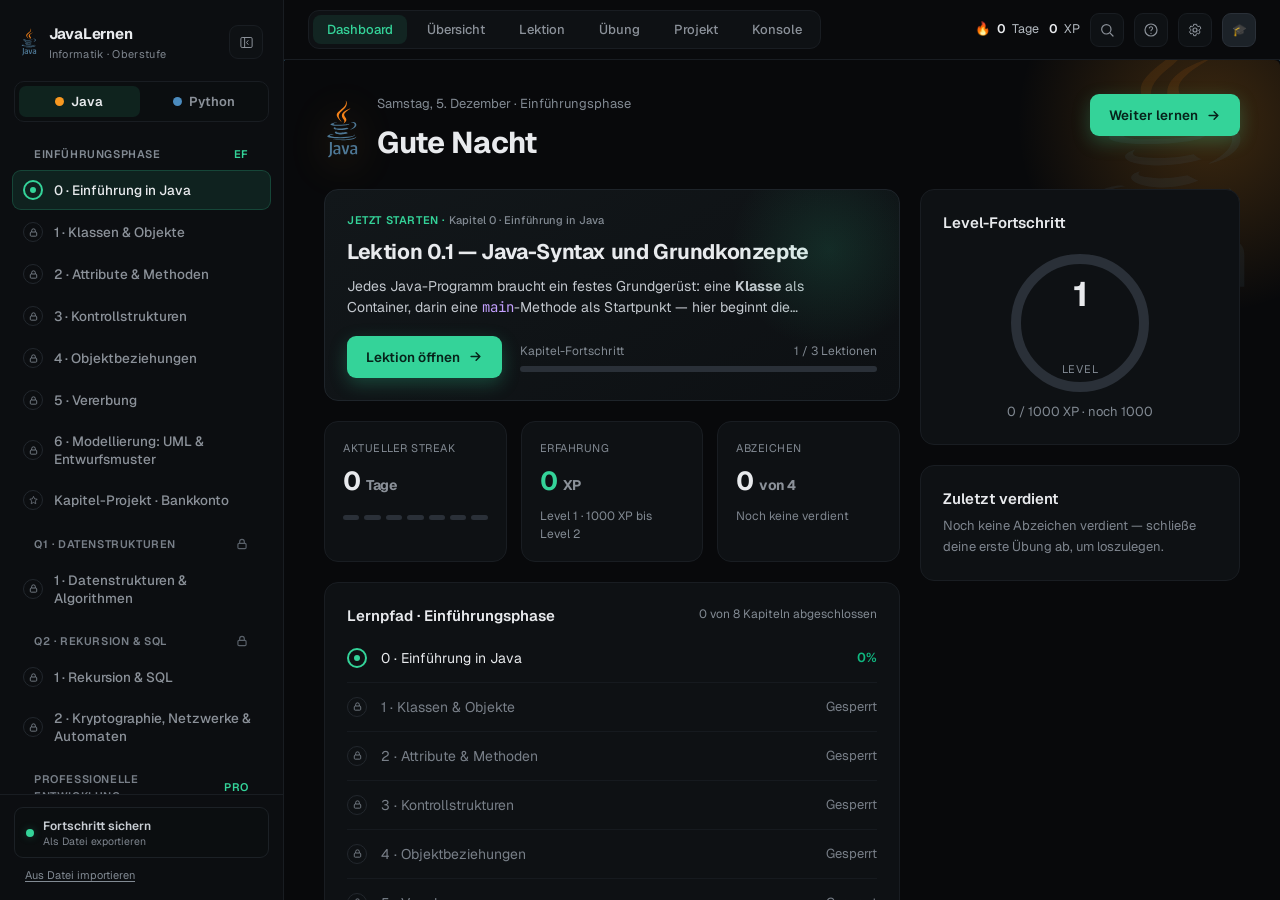
<file: app/index.html>
<!DOCTYPE html>
<html lang="de">
<head>
  <meta charset="utf-8">
  <meta name="viewport" content="width=device-width, initial-scale=1">
  <meta name="theme-color" content="#08090B">
  <title>JavaLernen — Informatik Oberstufe</title>
  <link rel="preconnect" href="https://fonts.googleapis.com">
  <link rel="preconnect" href="https://fonts.gstatic.com" crossorigin>
  <link href="https://fonts.googleapis.com/css2?family=Geist:wght@400;500;600;700&family=JetBrains+Mono:wght@400;500;600&display=swap" rel="stylesheet">
  <link rel="stylesheet" href="css/tokens.css">
  <link rel="stylesheet" href="css/app.css">
</head>
<body>
  <a class="skip-link" href="#main">Zum Inhalt springen</a>

  <div class="shell" id="shell">
    <button class="scrim" id="scrim" aria-label="Menü schließen" hidden></button>

    <!-- ============ SIDEBAR ============ -->
    <aside class="sidebar" aria-label="Lernpfad-Navigation">
      <div class="brand">
        <span class="brand-logo" aria-hidden="true">
          <svg width="18" height="18" viewBox="0 0 24 24" fill="none"><path d="M8 9l-4 3 4 3M16 9l4 3-4 3M13 6l-2 12" stroke="#08090B" stroke-width="2.2" stroke-linecap="round" stroke-linejoin="round"/></svg>
        </span>
        <span>
          <span class="brand-name" id="brandName">JavaLernen</span>
          <span class="brand-sub" style="display:block">Informatik · Oberstufe</span>
        </span>
        <button class="icon-btn sidebar-collapse-btn" id="sidebarCollapseBtn" aria-label="Seitenleiste einklappen" title="Seitenleiste einklappen">
          <svg width="15" height="15" viewBox="0 0 24 24" fill="none"><rect x="3" y="4" width="18" height="16" rx="2" stroke="currentColor" stroke-width="1.6"/><path d="M9 4v16" stroke="currentColor" stroke-width="1.6"/><path d="M14.5 9l-2.5 3 2.5 3" stroke="currentColor" stroke-width="1.6" stroke-linecap="round" stroke-linejoin="round"/></svg>
        </button>
      </div>

      <div class="lang-switch" role="group" aria-label="Programmiersprache">
        <button class="lang-btn" data-lang="java"><span class="lang-dot java"></span> Java</button>
        <button class="lang-btn" data-lang="python"><span class="lang-dot python"></span> Python</button>
      </div>

      <nav class="nav" id="chapterNav" aria-label="Kapitel"></nav>

      <div class="sidebar-foot">
        <button class="net" id="exportBtn" title="Lädt eine JSON-Datei mit deinem Fortschritt herunter">
          <span class="dot"></span>
          <span><span class="t">Fortschritt sichern</span><span class="s" style="display:block">Als Datei exportieren</span></span>
        </button>
        <button class="net-import" id="importBtn">Aus Datei importieren</button>
        <input type="file" id="importFile" accept="application/json" style="display:none">
      </div>
    </aside>

    <!-- ============ MAIN ============ -->
    <div class="main">
      <header class="topbar">
        <div style="display:flex;align-items:center;gap:12px">
          <button class="icon-btn hamburger" id="hamburger" aria-label="Navigation öffnen" aria-expanded="false">
            <svg width="18" height="18" viewBox="0 0 24 24" fill="none"><path d="M4 7h16M4 12h16M4 17h16" stroke="currentColor" stroke-width="2" stroke-linecap="round"/></svg>
          </button>
          <button class="icon-btn sidebar-expand-btn" id="sidebarExpandBtn" aria-label="Seitenleiste einblenden" title="Seitenleiste einblenden">
            <svg width="15" height="15" viewBox="0 0 24 24" fill="none"><rect x="3" y="4" width="18" height="16" rx="2" stroke="currentColor" stroke-width="1.6"/><path d="M9 4v16" stroke="currentColor" stroke-width="1.6"/><path d="M12.5 9l2.5 3-2.5 3" stroke="currentColor" stroke-width="1.6" stroke-linecap="round" stroke-linejoin="round"/></svg>
          </button>
          <div class="tabs" role="tablist" aria-label="Ansicht">
            <button class="tab" role="tab" aria-selected="true"  data-view="dashboard">Dashboard</button>
            <button class="tab" role="tab" aria-selected="false" data-view="overview">Übersicht</button>
            <button class="tab" role="tab" aria-selected="false" data-view="lesson">Lektion</button>
            <button class="tab" role="tab" aria-selected="false" data-view="exercise">Übung</button>
            <button class="tab" role="tab" aria-selected="false" data-view="project">Projekt</button>
            <button class="tab" role="tab" aria-selected="false" data-view="playground">Konsole</button>
          </div>
        </div>
        <div class="topbar-right">
          <span class="chip hide-sm">🔥 <b id="topStreak">0</b> Tage</span>
          <span class="chip hide-sm"><b id="topXp">0</b> XP</span>
          <button class="icon-btn" id="cmdkBtn" aria-label="Befehlspalette öffnen (⌘K)" title="Suchen (⌘K)">
            <svg width="16" height="16" viewBox="0 0 24 24" fill="none"><circle cx="11" cy="11" r="7" stroke="currentColor" stroke-width="1.8"/><path d="M21 21l-4.3-4.3" stroke="currentColor" stroke-width="1.8" stroke-linecap="round"/></svg>
          </button>
          <button class="icon-btn" id="shortcutsBtn" aria-label="Tastenkürzel anzeigen" title="Tastenkürzel (?)">
            <svg width="16" height="16" viewBox="0 0 24 24" fill="none"><circle cx="12" cy="12" r="9" stroke="currentColor" stroke-width="1.8"/><path d="M9.5 9a2.5 2.5 0 0 1 4.9.8c0 1.7-2.4 1.7-2.4 3.4" stroke="currentColor" stroke-width="1.6" stroke-linecap="round"/><circle cx="12" cy="17" r="1" fill="currentColor"/></svg>
          </button>
          <div class="settings-wrap">
            <button class="icon-btn" id="settingsBtn" aria-label="Einstellungen" aria-expanded="false"><svg width="16" height="16" viewBox="0 0 24 24" fill="none"><circle cx="12" cy="12" r="3" stroke="currentColor" stroke-width="1.8"/><path d="M19 12a7 7 0 00-.1-1l2-1.6-2-3.4-2.3 1a7 7 0 00-1.7-1l-.3-2.5H10l-.3 2.5a7 7 0 00-1.7 1l-2.3-1-2 3.4 2 1.6a7 7 0 000 2l-2 1.6 2 3.4 2.3-1a7 7 0 001.7 1l.3 2.5h3.4l.3-2.5a7 7 0 001.7-1l2.3 1 2-3.4-2-1.6c.06-.32.1-.66.1-1z" stroke="currentColor" stroke-width="1.5" stroke-linejoin="round"/></svg></button>
            <div class="settings-pop" id="settingsPop" hidden>
              <div class="set-group">
                <div class="set-label">Dein Name</div>
                <input type="text" id="nameInput" class="name-input" placeholder="z. B. Alberto" maxlength="24" autocomplete="off">
              </div>
              <div class="set-group">
                <div class="set-label">Darstellung</div>
                <div class="seg" role="group" aria-label="Theme">
                  <button class="seg-btn" data-theme-set="dark">Dunkel</button>
                  <button class="seg-btn" data-theme-set="light">Hell</button>
                </div>
              </div>
              <div class="set-group">
                <div class="set-label">Editor-Schriftgröße</div>
                <div class="seg" role="group" aria-label="Schriftgröße">
                  <button class="seg-btn" data-size-set="s">S</button>
                  <button class="seg-btn" data-size-set="m">M</button>
                  <button class="seg-btn" data-size-set="l">L</button>
                </div>
              </div>
              <div class="set-group">
                <label class="set-toggle"><input type="checkbox" id="animToggle"> <span>Animationen</span></label>
              </div>
            </div>
          </div>
          <span class="badge-ico" id="userAvatar" aria-hidden="true" style="width:34px;height:34px;border-radius:9px;font-size:12px;font-weight:600"></span>
        </div>
      </header>

      <main class="viewport" id="main">

        <!-- ===== DASHBOARD ===== -->
        <section class="view active" id="view-dashboard" tabindex="-1">
          <div class="dash rise">
            <div class="dash-watermark" aria-hidden="true"></div>
            <div class="dash-head">
              <div style="display:flex;align-items:center;gap:16px">
                <span class="dash-lang-logo" id="dashLangLogo" aria-hidden="true"></span>
                <div>
                  <p class="eyebrow">Samstag, 4. Juli · Einführungsphase</p>
                  <h1 class="h-greet">Guten Abend, Alberto</h1>
                </div>
              </div>
              <button class="btn btn-primary" id="continueBtn">Weiter lernen
                <svg width="15" height="15" viewBox="0 0 24 24" fill="none"><path d="M5 12h14M13 6l6 6-6 6" stroke="currentColor" stroke-width="2.4" stroke-linecap="round" stroke-linejoin="round"/></svg>
              </button>
            </div>

            <div class="dash-grid">
              <div class="col">
                <article class="card resume card-pad" id="resumeCard"></article>

                <div class="stat-row">
                  <article class="card stat"><div class="k">Aktueller Streak</div><div class="v"><span id="streakVal">0</span> <span style="font-size:14px;color:var(--mut)">Tage</span></div><div class="streak-cells" id="streakCells"><i></i><i></i><i></i><i></i><i></i><i></i><i></i></div></article>
                  <article class="card stat"><div class="k">Erfahrung</div><div class="v accent"><span id="xpVal">0</span> <span style="font-size:14px;color:var(--mut)">XP</span></div><div class="sub" id="xpSub">Level 1 · 1000 XP bis Level 2</div></article>
                  <article class="card stat"><div class="k">Abzeichen</div><div class="v"><span id="badgeCount">0</span> <span style="font-size:14px;color:var(--mut)" id="badgeTotal">von 4</span></div><div class="sub" id="badgeSub" style="color:var(--faint)">Noch keine verdient</div></article>
                </div>

                <article class="card card-pad">
                  <div style="display:flex;justify-content:space-between;margin-bottom:6px"><h2 style="font-size:15px;font-weight:600">Lernpfad · Einführungsphase</h2><span style="font-size:12px;color:var(--mut2)" id="lernpfadSub"></span></div>
                  <div id="lernpfadList"></div>
                </article>
              </div>

              <div class="col">
                <article class="card card-pad">
                  <h2 style="font-size:15px;font-weight:600;margin-bottom:6px">Level-Fortschritt</h2>
                  <div class="ring-wrap">
                    <div class="ring">
                      <svg width="150" height="150" viewBox="0 0 150 150"><circle cx="75" cy="75" r="64" fill="none" stroke="var(--dot)" stroke-width="10"/><circle id="ringArc" cx="75" cy="75" r="64" fill="none" stroke="var(--accent)" stroke-width="10" stroke-linecap="round" stroke-dasharray="402" stroke-dashoffset="402" transform="rotate(-90 75 75)"/></svg>
                      <div class="lvl"><b id="levelVal">1</b><span>LEVEL</span></div>
                    </div>
                  </div>
                  <p style="text-align:center;font-size:13px;color:var(--mut2)" id="levelSub">0 / 1000 XP · noch 1000</p>
                </article>
                <article class="card card-pad">
                  <h2 style="font-size:15px;font-weight:600;margin-bottom:6px">Zuletzt verdient</h2>
                  <div id="badgeList"><p style="font-size:13px;color:var(--faint);line-height:1.6">Noch keine Abzeichen verdient — schließe deine erste Übung ab, um loszulegen.</p></div>
                </article>
              </div>
            </div>
          </div>
        </section>

        <!-- ===== ÜBERSICHT ===== -->
        <section class="view" id="view-overview" tabindex="-1">
          <div class="dash-watermark" aria-hidden="true"></div>
          <div class="dash rise" style="max-width:1120px">
            <div class="dash-head">
              <div>
                <p class="eyebrow">Zertifikatskurs · Informatik mit Java</p>
                <h1 class="h-greet" style="font-size:26px">Lernmodule &amp; Abdeckung</h1>
              </div>
            </div>
            <p class="les-p" style="margin-bottom:28px;max-width:none">Curriculum-Übersicht des Zertifikatskurses (Fortbildung, Java als gewählte Sprache). Jedes Modul zeigt, welche JavaLernen-Kapitel das Thema bereits abdecken — und wo noch Lücken sind.</p>
            <div id="moduleList" class="module-grid"></div>
          </div>
        </section>

        <!-- ===== LEKTION ===== -->
        <section class="view" id="view-lesson" tabindex="-1">
          <div class="dash-watermark" aria-hidden="true"></div>
          <div style="max-width:820px;margin:0 auto;padding:34px 40px 80px" class="rise lesson-pad wm-content">
            <p class="les-crumb" id="lesCrumb"></p>
            <div class="les-pills" id="lessonTabs"></div>
            <div class="les-meta"><span class="les-tag-theory">Theorie</span><span class="les-readtime" id="lesTime"></span></div>
            <h1 class="les-title" id="lesTitle"></h1>
            <div id="lessonBody"></div>
            <div class="les-nav">
              <button class="btn btn-ghost" id="lesPrevBtn">◄ Zurück</button>
              <button class="btn btn-primary" id="lesDoneBtn">✓ Lektion abgeschlossen</button>
              <button class="btn btn-primary" id="lesNextBtn" hidden>Zur Übung ►</button>
            </div>
          </div>
        </section>

        <!-- ===== ÜBUNG ===== -->
        <section class="view" id="view-exercise" tabindex="-1">
          <div class="dash-watermark" aria-hidden="true"></div>
          <div class="ex-grid wm-content" style="display:grid;grid-template-columns:400px 1fr;height:100%;min-height:0">
            <div style="border-right:1px solid var(--border);padding:30px;overflow-y:auto" class="ex-prompt" id="exPrompt"></div>

            <div style="display:flex;flex-direction:column;min-height:0;background:var(--panel2)" class="ex-editor">
              <div style="display:flex;align-items:center;justify-content:space-between;padding:11px 18px;border-bottom:1px solid var(--border);background:var(--panel)">
                <span class="mono" id="exFile" style="font-size:12.5px;color:var(--sub)">Main.java</span>
                <div style="display:flex;align-items:center;gap:8px">
                  <button class="btn btn-ghost" id="resetBtn" style="padding:7px 12px;font-size:12.5px" title="Auf Startcode zurücksetzen">↺ Zurücksetzen</button>
                  <button class="btn btn-primary" id="runBtn" style="padding:7px 15px;font-size:12.5px">▶ Ausführen <span class="pg-kbd">F5</span></button>
                </div>
              </div>
              <div class="editor" id="editor">
                <div class="editor-gutter mono" id="gutter" aria-hidden="true">1</div>
                <div class="editor-area">
                  <pre class="editor-hl mono" id="hl" aria-hidden="true"><code></code></pre>
                  <label class="visually-hidden" for="code" style="position:absolute;left:-9999px">Java-Code-Editor</label>
                  <textarea id="code" class="editor-input mono" spellcheck="false" autocapitalize="off" autocorrect="off" autocomplete="off" wrap="off">public class Main {
    public static void main(String[] args) {
        int zahl = 7;

        if (zahl % 2 == 0) {
            System.out.println(zahl + " ist ungerade");
        } else {
            System.out.println(zahl + " ist gerade");
        }
    }
}</textarea>
                </div>
              </div>
              <div id="feedback" class="ex-feedback" aria-live="polite"></div>
            </div>
          </div>
        </section>

        <!-- ===== PROJEKT ===== -->
        <section class="view" id="view-project" tabindex="-1">
          <div class="dash-watermark" aria-hidden="true"></div>
          <div style="max-width:760px;margin:0 auto;padding:48px 40px;text-align:center" class="rise wm-content">
            <div class="glow" style="display:inline-grid;place-items:center;width:88px;height:88px;border-radius:24px;background:linear-gradient(150deg,var(--accent-bg2),var(--accent-bg));border:1px solid var(--accent-border2);margin-bottom:24px;font-size:40px">⭐</div>
            <p class="tag" style="letter-spacing:1px;margin-bottom:10px" id="prTag">Kapitel abgeschlossen</p>
            <h1 style="font-size:30px;font-weight:700;letter-spacing:-0.7px;margin-bottom:12px" id="prTitle"></h1>
            <p style="font-size:15px;line-height:1.65;color:var(--mut);max-width:480px;margin:0 auto 30px" id="prIntro"></p>
            <div style="display:flex;justify-content:center;gap:14px;margin-bottom:34px;flex-wrap:wrap" id="prStats"></div>
            <div class="card" style="padding:22px;text-align:left;margin-bottom:20px"><p id="prDesc" style="font-size:14px;line-height:1.65;color:var(--text3)"></p></div>
            <button class="btn btn-primary" id="prStartBtn">Projekt starten ►</button>
            <div style="margin-top:24px"><button class="btn btn-ghost" data-view="dashboard" style="border:none;text-decoration:underline;text-underline-offset:3px">Später — zurück zum Dashboard</button></div>
          </div>
        </section>

        <!-- ===== PLAYGROUND / KONSOLE ===== -->
        <section class="view" id="view-playground" tabindex="-1">
          <div class="dash-watermark" aria-hidden="true"></div>
          <div class="pg-grid wm-content">
            <aside class="pg-side">
              <span class="prompt-tag">Konsole</span>
              <h1 class="prompt-title" style="margin-top:12px">Java-Spielwiese</h1>
              <p class="prompt-p">Schreibe beliebigen Java-Code, gib bei Bedarf eine <strong>Eingabe</strong> für <code>Scanner</code> / <code>System.in</code> an und führe ihn aus — echter Compiler, echte Ausgabe.</p>
              <label class="pg-label" for="pgStdin">Eingabe (stdin)</label>
              <textarea id="pgStdin" class="pg-stdin mono" spellcheck="false" placeholder="Zeile 1&#10;Zeile 2&#10;…"></textarea>
              <div class="pg-shortcuts">
                <div class="pg-sc-title">IntelliJ-Kürzel</div>
                <div class="pg-sc"><kbd>F5</kbd><span>Ausführen</span></div>
                <div class="pg-sc"><kbd>⌘/</kbd><span>Kommentar</span></div>
                <div class="pg-sc"><kbd>⌘D</kbd><span>Zeile duplizieren</span></div>
                <div class="pg-sc"><kbd>⌘⌫</kbd><span>Zeile löschen</span></div>
                <div class="pg-sc"><kbd>⌥⇧↑↓</kbd><span>Zeile verschieben</span></div>
                <div class="pg-sc"><kbd>⇥ / ⇧⇥</kbd><span>Ein-/Ausrücken</span></div>
              </div>
            </aside>

            <div class="pg-main">
              <div class="pg-bar">
                <span class="mono" style="font-size:12.5px;color:var(--sub)">Main.java</span>
                <button class="btn btn-primary" id="pgRunBtn" style="padding:7px 15px;font-size:12.5px">▶ Ausführen <span class="pg-kbd">F5</span></button>
              </div>
              <div class="editor" id="pgEditor">
                <div class="editor-gutter mono" id="pgGutter" aria-hidden="true">1</div>
                <div class="editor-area">
                  <pre class="editor-hl mono" id="pgHl" aria-hidden="true"><code></code></pre>
                  <label class="visually-hidden" for="pgCode" style="position:absolute;left:-9999px">Java-Code-Editor (Konsole)</label>
                  <textarea id="pgCode" class="editor-input mono" spellcheck="false" autocapitalize="off" autocorrect="off" autocomplete="off" wrap="off">import java.util.*;

public class Main {
    public static void main(String[] args) {
        Scanner sc = new Scanner(System.in);
        System.out.print("Wie heißt du? ");
        String name = sc.nextLine();
        System.out.println("Hallo, " + name + "!");
    }
}</textarea>
                </div>
              </div>
              <div class="pg-console" id="pgOutput" aria-live="polite"></div>
            </div>
          </div>
        </section>

      </main>
    </div>
  </div>

  <!-- ============ COMMAND PALETTE (⌘K) ============ -->
  <div class="cmdk-overlay" id="cmdkOverlay" hidden>
    <div class="cmdk-box" role="dialog" aria-modal="true" aria-label="Befehlspalette">
      <div class="cmdk-input-row">
        <span class="cmdk-kbd">⌘K</span>
        <input type="text" id="cmdkInput" class="cmdk-input" placeholder="Kapitel, Lektion oder Übung suchen…" autocomplete="off" spellcheck="false">
      </div>
      <div class="cmdk-list" id="cmdkList"></div>
    </div>
  </div>

  <!-- ============ TASTENKÜRZEL-HILFE (?) ============ -->
  <div class="cmdk-overlay" id="shortcutsOverlay" hidden>
    <div class="cmdk-box shortcuts-box" role="dialog" aria-modal="true" aria-label="Tastenkürzel">
      <div class="cmdk-input-row" style="justify-content:space-between">
        <strong style="font-size:14px">Tastenkürzel</strong>
        <button class="icon-btn" id="shortcutsCloseBtn" aria-label="Schließen">✕</button>
      </div>
      <div class="shortcuts-grid">
        <div class="sc-group">
          <div class="sc-hd">Navigation</div>
          <div class="sc-row"><kbd>⌘K</kbd><span>Befehlspalette öffnen</span></div>
          <div class="sc-row"><kbd>⌘1</kbd>–<kbd>⌘6</kbd><span>Zu Dashboard / Übersicht / Lektion / Übung / Projekt / Konsole</span></div>
          <div class="sc-row"><kbd>⌘J</kbd> / <kbd>⌘⇧J</kbd><span>Nächste / vorherige Lektion</span></div>
          <div class="sc-row"><kbd>⌘⇧L</kbd><span>Java ↔ Python wechseln</span></div>
          <div class="sc-row"><kbd>⌘S</kbd><span>Seitenleiste ein-/ausblenden</span></div>
          <div class="sc-row"><kbd>⌘,</kbd><span>Einstellungen öffnen</span></div>
          <div class="sc-row"><kbd>?</kbd><span>Diese Hilfe</span></div>
        </div>
        <div class="sc-group">
          <div class="sc-hd">Übung</div>
          <div class="sc-row"><kbd>⌘.</kbd><span>Nächsten Tipp zeigen / Lösung aufdecken</span></div>
          <div class="sc-row"><kbd>⌘⇧R</kbd><span>Auf Startcode zurücksetzen</span></div>
        </div>
        <div class="sc-group">
          <div class="sc-hd">Editor</div>
          <div class="sc-row"><kbd>F5</kbd><span>Ausführen</span></div>
          <div class="sc-row"><kbd>⇧F5</kbd><span>Ausführen + bei Erfolg zur nächsten Übung</span></div>
          <div class="sc-row"><kbd>⌘/</kbd><span>Kommentar</span></div>
          <div class="sc-row"><kbd>⌘D</kbd><span>Zeile duplizieren</span></div>
          <div class="sc-row"><kbd>⌘⌫</kbd><span>Zeile löschen</span></div>
          <div class="sc-row"><kbd>⌥⇧↑↓</kbd><span>Zeile verschieben</span></div>
        </div>
      </div>
    </div>
  </div>

  <script src="js/app.js"></script>
</body>
</html>
</file>
<file: app/css/tokens.css>
/* ============================================================
   JavaLernen — Design Tokens
   Paleta auditada WCAG AA (ver check de contraste).
   Los "muted" fueron corregidos: mut2/faint/dis ahora pasan AA
   sobre el fondo #08090B a tamaños de 10.5–12.5px.
   ============================================================ */

:root {
  /* superficies */
  --bg:        #08090B;
  --sidebar:   #0C0E11;
  --panel:     #0E1114;
  --panel2:    #0B0E10;
  --inset:     #08090B;
  --elev:      #1C2228;
  --elev-border:#2A3038;

  /* bordes / divisores */
  --border:    #191D22;
  --border2:   #1C2126;
  --border3:   #22272D;
  --divider:   #161A1F;

  /* texto — todos AA sobre --bg */
  --text:      #E8EAED; /* 16.5:1 */
  --text2:     #C8CDD3; /* 12.4  */
  --text3:     #C2C7CD; /* 11.7  */
  --sub:       #B4BAC1; /* 10.2  */
  --mut:       #8B9199; /*  6.3  */
  --mut2:      #828A93; /*  5.7  (era 6B727A 3.9 → FALLABA) */
  --faint:     #7E858E; /*  5.3  (era 5F666E 3.4 → FALLABA) */
  --dis:       #787F88; /*  4.9  (era 565C64 2.8 → FALLABA) */
  --lock:      #5A616A; /*  íconos de candado (era 3A4046 1.9) */

  /* acento — verde "acción" (neón) vs "progreso" (profundo) */
  --accent:    #34D399; /* acción / CTA / hero — 10.4:1 */
  --accent2:   #10B981; /* progreso / status — 7.9:1, calmo */
  --on-accent: #06231A;
  --accent-bg:   rgba(52,211,153,0.10);
  --accent-bg2:  rgba(52,211,153,0.14);
  --accent-border: rgba(52,211,153,0.20);
  --accent-border2:rgba(52,211,153,0.28);
  --accent-shadow: rgba(52,211,153,0.26);
  --accent-radial: rgba(52,211,153,0.13);
  --glow-c:      rgba(52,211,153,0.35);

  /* semánticos */
  --info:  #7DD3FC; --info-t:#A9DEF9; --info-b:#9FB4C0;
  --info-bg:rgba(125,211,252,0.05); --info-border:rgba(125,211,252,0.18); --info-chip:rgba(125,211,252,0.12);
  --warn:  #F59E0B; --warn-t:#F5C97A; --warn-b:#B7A876;
  --warn-bg:rgba(245,158,11,0.05); --warn-bg2:rgba(245,158,11,0.06); --warn-border:rgba(245,158,11,0.18);
  --err:   #F87171; --err-t:#F0A8A8;
  --err-bg:rgba(248,113,113,0.14); --err-row:rgba(248,113,113,0.06); --ok-row:rgba(52,211,153,0.06);
  --tip:   #C4A0FF; --tip-t:#C9B3F0; --tip-b:#9F93B8;
  --tip-bg:rgba(196,160,255,0.05); --tip-border:rgba(196,160,255,0.16);
  --false-bg:#1A0F10; --false-t:#F87171;

  /* código */
  --code-border:#1B2025; --code-hd:#16191D; --chip-bg:#0E1518;
  --code-kw:#C4A0FF; --code-type:#5CC8FF; --code-fn:#7DD3FC; --code-str:#98D387;
  --code-num:#E3B778; --code-op:#89DDFF; --code-text:#C9CDD3;
  --code-ln:#6B727A; /* números de línea legibles (era 3D444B 1.9) */
  --code-size:13.5px;

  /* misc */
  --dot:#2A3038; --topbar:rgba(10,12,14,0.7);
  --card-a:#12171A; --card-b:#0D1013; --card-border:#1E242A;
  --avatar-a:#2A3038; --avatar-b:#171B1F; --avatar-border:#262B31;
  --pop-shadow:0 24px 60px rgba(0,0,0,0.55);
  --focus-ring:#5CC8FF; /* anillo de foco visible, distinto del acento */

  --r-sm:8px; --r-md:11px; --r-lg:14px; --r-xl:20px;
  --ff:'Geist',-apple-system,system-ui,sans-serif;
  --ff-mono:'JetBrains Mono',ui-monospace,monospace;
}

/* ============================================================
   TEMA CLARO — overrides sobre los mismos tokens (design brief).
   Contraste ajustado para blanco: acento verde más profundo,
   tokens de código con variantes light legibles.
   ============================================================ */
:root[data-theme="light"] {
  --bg:        #F4F5F6;
  --sidebar:   #FBFBFC;
  --panel:     #FFFFFF;
  --panel2:    #FBFBFC;
  --inset:     #F1F2F4;
  --elev:      #EEF0F2;
  --elev-border:#DDE0E4;

  --border:    #E6E8EC;
  --border2:   #E9EBEF;
  --border3:   #D3D7DD;
  --divider:   #ECEEF1;

  --text:      #191C1F;
  --text2:     #2C3136;
  --text3:     #31373D;
  --sub:       #414952;
  --mut:       #667079;
  --mut2:      #6B747D;
  --faint:     #838C95;
  --dis:       #97A0A9;
  --lock:      #A7AFB8;

  --accent:    #0E9F6E; /* verde profundo, legible sobre blanco */
  --accent2:   #0A8862;
  --on-accent: #FFFFFF;
  --accent-bg:   rgba(14,159,110,0.08);
  --accent-bg2:  rgba(14,159,110,0.12);
  --accent-border: rgba(14,159,110,0.22);
  --accent-border2:rgba(14,159,110,0.32);
  --accent-shadow: rgba(14,159,110,0.22);
  --accent-radial: rgba(14,159,110,0.10);
  --glow-c:      rgba(14,159,110,0.30);

  --info:  #0284C7; --info-t:#0369A1; --info-b:#0B5A86;
  --info-bg:rgba(2,132,199,0.06); --info-border:rgba(2,132,199,0.20); --info-chip:rgba(2,132,199,0.10);
  --warn:  #B45309; --warn-t:#92400E; --warn-b:#7A3E12;
  --warn-bg:rgba(180,83,9,0.06); --warn-bg2:rgba(180,83,9,0.07); --warn-border:rgba(180,83,9,0.22); --warn-chip:rgba(180,83,9,0.12);
  --err:   #DC2626; --err-t:#B91C1C;
  --err-bg:rgba(220,38,38,0.10); --err-row:rgba(220,38,38,0.05); --ok-row:rgba(14,159,110,0.06);
  --tip:   #7C3AED; --tip-t:#6D28D9; --tip-b:#5B2CA8;
  --tip-bg:rgba(124,58,237,0.05); --tip-border:rgba(124,58,237,0.18);
  --false-bg:#FBE9E9; --false-t:#DC2626;

  --code-border:#E6E8EC; --code-hd:#F1F2F4; --chip-bg:#EEF3F1;
  --code-kw:#7C3AED; --code-type:#0967A6; --code-fn:#0284C7; --code-str:#157F3C;
  --code-num:#B45309; --code-op:#0E7490; --code-text:#24292F; --code-ln:#B8BFC7;

  --dot:#DDE0E4; --topbar:rgba(255,255,255,0.75);
  --card-a:#FFFFFF; --card-b:#FAFBFC; --card-border:#E6E8EC;
  --avatar-a:#EEF0F2; --avatar-b:#DDE0E4; --avatar-border:#D3D7DD;
  --pop-shadow:0 24px 60px rgba(20,24,28,0.16);
  --focus-ring:#0967A6;
}
</file>
<file: app/css/app.css>
/* ============================================================
   JavaLernen — Componentes, a11y y responsive
   Clases reales (no inline) → habilita :hover / :focus-visible
   que los estilos inline del mockup NO podían tener.
   ============================================================ */

*, *::before, *::after { box-sizing: border-box; margin: 0; padding: 0; }
/* el atributo [hidden] debe ganar SIEMPRE, sin importar qué clase de "display"
   tenga el elemento (.btn, .cmdk-overlay, etc. ya rompieron esto más de una vez) */
[hidden] { display: none !important; }
html, body { height: 100%; max-width: 100%; overflow-x: hidden; }
body {
  background: var(--bg);
  color: var(--text);
  font-family: var(--ff);
  -webkit-font-smoothing: antialiased;
  line-height: 1.5;
}
::selection { background: rgba(52,211,153,0.28); }
::-webkit-scrollbar { width: 10px; height: 10px; }
::-webkit-scrollbar-thumb { background: #565C6455; border-radius: 8px; border: 2px solid transparent; background-clip: padding-box; }

/* --- foco visible global (clave de a11y que faltaba) --- */
:focus-visible {
  outline: 2px solid var(--focus-ring);
  outline-offset: 2px;
  border-radius: 6px;
}
:focus:not(:focus-visible) { outline: none; }

/* skip-link para teclado/lector de pantalla */
.skip-link {
  position: absolute; left: 12px; top: -60px; z-index: 200;
  background: var(--accent); color: var(--on-accent);
  padding: 9px 16px; border-radius: var(--r-sm); font-weight: 600;
  transition: top .15s ease;
}
.skip-link:focus { top: 12px; }

button { font-family: inherit; cursor: pointer; }
a { color: inherit; text-decoration: none; }
code, pre, .mono { font-family: var(--ff-mono); }

/* --- animaciones (respetan prefers-reduced-motion) --- */
@keyframes jl-rise { from { opacity:0; transform:translateY(10px);} to {opacity:1; transform:none;} }
@keyframes jl-glow { 0%,100%{ box-shadow:0 0 0 0 var(--glow-c);} 50%{ box-shadow:0 0 0 6px transparent;} }
.rise { animation: jl-rise .35s ease; }
.glow { animation: jl-glow 2.4s ease-in-out infinite; }
@media (prefers-reduced-motion: reduce) {
  *, *::before, *::after { animation: none !important; transition: none !important; }
}
:root[data-anim="off"] *, :root[data-anim="off"] *::before, :root[data-anim="off"] *::after {
  animation: none !important; transition: none !important;
}

/* ============================ LAYOUT ============================ */
.shell { display: flex; height: 100vh; width: 100%; overflow: hidden; }

.sidebar {
  width: 284px; flex: none; background: var(--sidebar);
  border-right: 1px solid var(--border); display: flex; flex-direction: column;
  transition: width .2s ease, padding .2s ease, border-color .2s ease; overflow: hidden;
}
.brand { padding: 22px 20px 18px; display: flex; align-items: center; gap: 11px; }
.sidebar-collapse-btn { margin-left: auto; flex: none; }
.brand-logo { flex: none; display: flex; align-items: center; justify-content: center; }
.brand-logo img { height: 30px; width: auto; display: block; }
.brand-name { font-size: 15px; font-weight: 700; letter-spacing: -0.2px; }

/* logo de lenguaje en el dashboard — grande a propósito, con glow de marca */
.dash-lang-logo { flex: none; display: flex; align-items: center; justify-content: center; }
.dash-lang-logo img { height: 64px; width: auto; display: block; }
.dash-lang-logo.java img { filter: drop-shadow(0 6px 20px rgba(248,152,32,.4)); }
.dash-lang-logo.python img { filter: drop-shadow(0 6px 20px rgba(75,139,190,.4)); }

/* watermark del dashboard: logo grande y tenue de fondo, con degradado suave de marca */
.dash { position: relative; overflow: hidden; }
.dash-head, .dash-grid { position: relative; z-index: 1; }
.dash-watermark { position: absolute; top: -60px; right: -50px; width: 320px; height: 320px; pointer-events: none; z-index: 0; }
.dash-watermark img { width: 100%; height: 100%; object-fit: contain; opacity: .1; }
.dash-watermark.java { background: radial-gradient(circle at 62% 38%, rgba(248,152,32,.22), transparent 68%); }
.dash-watermark.python { background: radial-gradient(circle at 62% 38%, rgba(75,139,190,.22), transparent 68%); }
/* el contenido real de cada vista debe pintarse SIEMPRE encima del watermark (position:absolute) */
.wm-content { position: relative; z-index: 1; }
/* Übung/Konsole: el editor de código (derecha) tiene fondo opaco y taparía el watermark en la
   esquina superior derecha de siempre — acá vive en la esquina superior izquierda, detrás del
   panel de prompt/sidebar que sí es transparente. */
#view-exercise .dash-watermark, #view-playground .dash-watermark { top: -50px; left: -40px; right: auto; }
.brand-sub  { font-size: 11px; color: var(--faint); letter-spacing: 0.3px; }

.lang-switch { display: flex; gap: 4px; margin: 0 14px 10px; background: var(--panel2); border: 1px solid var(--border); border-radius: 10px; padding: 4px; }
.lang-btn { flex: 1; display: flex; align-items: center; justify-content: center; gap: 7px; padding: 7px 8px; border-radius: 7px; background: transparent; border: none; color: var(--mut); font-size: 13px; font-weight: 600; font-family: inherit; transition: background .15s, color .15s; }
.lang-btn:hover { color: var(--text2); }
.lang-btn[aria-pressed="true"] { background: var(--accent-bg); color: var(--text); }
.lang-dot { width: 9px; height: 9px; border-radius: 50%; flex: none; }
.lang-dot.java { background: #F89820; } .lang-dot.python { background: #4B8BBE; }

.nav-group-hd {
  display: flex; align-items: center; justify-content: space-between;
  padding: 14px 22px 6px; font-size: 11px; font-weight: 600;
  color: var(--mut2); text-transform: uppercase; letter-spacing: 0.6px;
}
.nav-group-hd.locked { color: var(--dis); }
.nav { flex: 1; overflow-y: auto; padding: 0 12px 12px; display: flex; flex-direction: column; gap: 2px; }

.nav-item {
  display: flex; align-items: center; gap: 11px; padding: 9px 10px;
  border-radius: 9px; color: var(--mut); border: 1px solid transparent;
  background: transparent; width: 100%; text-align: left; font-size: 13.5px; font-weight: 500;
  transition: background .15s ease, color .15s ease;
}
.nav-item:hover { background: var(--panel); color: var(--text2); }
.nav-item[aria-current="true"] {
  background: var(--accent-bg); border-color: var(--accent-border); color: var(--text);
}
.nav-item[disabled] { color: var(--dis); cursor: not-allowed; }
.nav-item[disabled]:hover { background: transparent; color: var(--dis); }
.nav-icon { width: 20px; height: 20px; flex: none; border-radius: 50%; display: grid; place-items: center; }
.nav-icon.done { background: var(--accent-bg2); }
.nav-icon.current { border: 2px solid var(--accent); }
.nav-icon.current > i { width: 6px; height: 6px; border-radius: 50%; background: var(--accent); display: block; }
.nav-icon.lock { border: 1.5px solid var(--border3); }
.nav-item .label { flex: 1; }
.nav-progress { height: 3px; margin-top: 6px; border-radius: 3px; background: var(--dot); overflow: hidden; }
.nav-progress > i { display: block; height: 100%; background: var(--accent2); border-radius: 3px; }

.sidebar-foot { padding: 12px 14px; border-top: 1px solid var(--border); }
.net {
  width: 100%; display: flex; align-items: center; gap: 9px; padding: 9px 11px;
  border-radius: 9px; background: var(--panel2); border: 1px solid var(--border2); text-align: left;
  transition: border-color .15s, background .15s;
}
.net:hover { border-color: var(--accent-border); }
.net .dot { width: 8px; height: 8px; border-radius: 50%; background: var(--accent); box-shadow: 0 0 8px var(--accent-shadow); flex: none; }
.net .t { font-size: 12px; font-weight: 600; color: var(--text2); }
.net .s { font-size: 10.5px; color: var(--faint); }
.net-import {
  width: 100%; text-align: left; padding: 6px 11px; margin-top: 4px; background: transparent; border: none;
  font-size: 11px; color: var(--mut2); font-family: inherit; text-decoration: underline; text-underline-offset: 2px;
}
.net-import:hover { color: var(--text2); }

/* ---- main + topbar ---- */
.main { flex: 1; display: flex; flex-direction: column; min-width: 0; }
.viewport { overflow-x: hidden; }
.topbar {
  height: 60px; flex: none; border-bottom: 1px solid var(--border);
  display: flex; align-items: center; justify-content: space-between;
  padding: 0 24px; background: var(--topbar); backdrop-filter: blur(8px); gap: 12px;
}
.tabs { display: flex; align-items: center; gap: 6px; background: var(--panel); padding: 4px; border-radius: var(--r-md); border: 1px solid var(--border); min-width: 0; }
.topbar > div:first-child { min-width: 0; }
.tab { flex: none; }
.topbar-right { flex: none; }
.tab {
  padding: 6px 14px; border-radius: 8px; background: transparent; border: none;
  color: var(--mut); font-size: 13px; font-weight: 500; transition: color .15s, background .15s;
}
.tab:hover { color: var(--text2); }
.tab[aria-selected="true"] { background: var(--accent-bg); color: var(--accent); }
.topbar-right { display: flex; align-items: center; gap: 10px; }
.chip { display: inline-flex; align-items: center; gap: 6px; font-size: 12.5px; color: var(--sub); }
.chip b { color: var(--text); font-weight: 600; }
.icon-btn {
  width: 34px; height: 34px; border-radius: 9px; background: var(--panel);
  border: 1px solid var(--border); display: grid; place-items: center; color: var(--mut);
  transition: color .15s, border-color .15s;
}
.icon-btn:hover { color: var(--text2); border-color: var(--border3); }
.hamburger { display: none; }
.sidebar-expand-btn { display: none; }
@media (min-width: 901px) {
  /* colapsar la sidebar en escritorio (independiente del drawer mobile de abajo) */
  /* min-width:0 : un flex item no se achica bajo el ancho mínimo de su contenido
     (min-width:auto implícito) salvo que se fije en 0. flex-basis:0 explícito:
     .sidebar usa "flex:none" (flex-basis:auto) — Chromium no re-resuelve ese
     auto contra el width de ESTA regla (distinta de la que declaró flex),
     así que sin flex-basis explícito el ancho seguía calculado en 284px. */
  .shell.sidebar-collapsed .sidebar { width: 0; min-width: 0; flex-basis: 0; padding: 0; border-right: none; }
  .shell.sidebar-collapsed .sidebar-expand-btn { display: grid; }
}

/* ---- Settings popover ---- */
.settings-wrap { position: relative; }
.settings-pop {
  position: absolute; top: 42px; right: 0; z-index: 80; width: 240px;
  background: var(--panel); border: 1px solid var(--border3); border-radius: var(--r-lg);
  box-shadow: var(--pop-shadow); padding: 16px; animation: jl-rise .18s ease;
}
.set-group { margin-bottom: 16px; } .set-group:last-child { margin-bottom: 0; }
.set-label { font-size: 11px; font-weight: 600; color: var(--mut2); text-transform: uppercase; letter-spacing: 0.5px; margin-bottom: 8px; }
.seg { display: flex; gap: 4px; background: var(--panel2); border: 1px solid var(--border); border-radius: 9px; padding: 3px; }
.seg-btn { flex: 1; padding: 6px 8px; border-radius: 7px; background: transparent; border: none; color: var(--mut); font-size: 12.5px; font-weight: 500; font-family: inherit; transition: background .15s, color .15s; }
.seg-btn:hover { color: var(--text2); }

/* toast de celebración (badge/level-up) — reutiliza jl-rise para la entrada */
.jl-toast {
  position: fixed; top: 20px; right: 20px; z-index: 300; display: flex; align-items: center; gap: 12px;
  background: var(--panel); border: 1px solid var(--accent-border2); border-radius: var(--r-lg);
  box-shadow: var(--pop-shadow), 0 0 0 1px var(--accent-shadow); padding: 14px 18px; max-width: 320px;
  transition: opacity .3s ease, transform .3s ease;
}
.jl-toast.out { opacity: 0; transform: translateY(-10px); }
.jl-toast-ico { font-size: 26px; line-height: 1; }
.jl-toast-title { font-size: 13.5px; font-weight: 700; color: var(--text); }
.jl-toast-desc { font-size: 12px; color: var(--mut2); margin-top: 2px; }
.seg-btn[aria-pressed="true"] { background: var(--accent-bg); color: var(--accent); }
.set-toggle { display: flex; align-items: center; gap: 9px; font-size: 13px; color: var(--text2); cursor: pointer; }
.set-toggle input { accent-color: var(--accent); width: 15px; height: 15px; }
.name-input {
  width: 100%; padding: 8px 11px; border-radius: 8px; font-size: 13px; font-family: inherit;
  background: var(--inset); border: 1px solid var(--code-hd); color: var(--code-text);
}
.name-input:focus { outline: none; border-color: var(--accent); }

.viewport { flex: 1; overflow-y: auto; min-height: 0; position: relative; }
.view { display: none; position: relative; overflow: hidden; }
.view.active { display: block; }

/* ============================ BOTONES ============================ */
.btn {
  display: inline-flex; align-items: center; gap: 8px; padding: 11px 18px;
  border-radius: 9px; font-size: 13.5px; font-weight: 600; border: 1px solid transparent;
  transition: transform .06s ease, box-shadow .15s ease, background .15s ease;
}
.btn:active { transform: translateY(1px); }
.btn-primary { background: var(--accent); color: var(--on-accent); box-shadow: 0 6px 18px var(--accent-shadow); }
.btn-primary:hover { box-shadow: 0 8px 24px var(--accent-shadow); }
.btn-ghost { background: transparent; color: var(--mut); border-color: var(--border3); }
.btn-ghost:hover { color: var(--text2); border-color: var(--border3); background: var(--panel); }

/* ============================ CARDS / GRID ============================ */
.dash { max-width: 1120px; margin: 0 auto; padding: 34px 40px 60px; }
.dash-head { display: flex; align-items: flex-start; justify-content: space-between; gap: 20px; margin-bottom: 24px; }
.eyebrow { font-size: 13px; color: var(--mut2); margin-bottom: 6px; }
.h-greet { font-size: 30px; font-weight: 700; letter-spacing: -0.7px; }
.dash-grid { display: grid; grid-template-columns: minmax(0,1fr) 320px; gap: 20px; align-items: start; }
.col { display: flex; flex-direction: column; gap: 20px; min-width: 0; }

.card { background: var(--panel); border: 1px solid var(--border); border-radius: var(--r-lg); }
.card-pad { padding: 22px; }
.resume {
  position: relative; overflow: hidden;
  background: linear-gradient(150deg,var(--card-a),var(--card-b)); border-color: var(--card-border);
}
.resume::after { content:""; position:absolute; top:-40px; right:-30px; width:200px; height:200px;
  background: radial-gradient(circle,var(--accent-radial),transparent 70%); pointer-events:none; }
.tag { font-size: 11px; font-weight: 600; color: var(--accent); text-transform: uppercase; letter-spacing: 0.6px; }
.progress { height: 6px; border-radius: 4px; background: var(--dot); overflow: hidden; }
.progress > i { display: block; height: 100%; border-radius: 4px; background: linear-gradient(90deg,var(--accent2),var(--accent)); }

.stat-row { display: grid; grid-template-columns: repeat(3,1fr); gap: 14px; }
.stat { padding: 18px; }
.stat .k { font-size: 11px; color: var(--mut2); text-transform: uppercase; letter-spacing: 0.5px; }
.stat .v { font-size: 26px; font-weight: 700; letter-spacing: -0.5px; margin-top: 6px; }
.stat .v.accent { color: var(--accent); }
.stat .sub { font-size: 12px; color: var(--mut2); margin-top: 6px; }
.streak-cells { display: flex; gap: 5px; margin-top: 14px; }
.streak-cells > i { flex: 1; height: 5px; border-radius: 3px; background: var(--dot); }
.streak-cells > i.on { background: var(--accent2); }

/* ring de nivel */
.ring-wrap { display: grid; place-items: center; padding: 8px 0 4px; }
.ring { position: relative; width: 150px; height: 150px; }
.ring .lvl { position: absolute; inset: 0; display: grid; place-items: center; text-align: center; }
.ring .lvl b { font-size: 34px; font-weight: 700; }
.ring .lvl span { font-size: 11px; color: var(--mut2); letter-spacing: 1px; }
#ringArc { transition: stroke-dashoffset .8s cubic-bezier(.22,1,.36,1); }

.badge-item { display: flex; align-items: center; gap: 12px; padding: 12px 0; border-top: 1px solid var(--divider); }
.badge-item:first-of-type { border-top: none; }
.badge-ico { width: 34px; height: 34px; flex: none; border-radius: 10px; background: var(--elev); border: 1px solid var(--elev-border); display: grid; place-items: center; }
.badge-item .t { font-size: 13.5px; font-weight: 600; }
.badge-item .s { font-size: 12px; color: var(--mut2); }

/* ============================ RESPONSIVE ============================ */
@media (max-width: 900px) {
  .dash-grid { grid-template-columns: minmax(0,1fr); }
  .dash, .dash-grid { min-width: 0; max-width: 100%; }
  .card { max-width: 100%; overflow-wrap: anywhere; }
  .dash [style*="max-width:520px"], .dash [style*="max-width:480px"] { max-width: 100% !important; }
  .dash { padding: 24px 20px 48px; }
  .hamburger { display: grid; }
  .sidebar {
    position: fixed; inset: 0 auto 0 0; z-index: 100; width: 280px;
    transform: translateX(-100%); transition: transform .22s ease;
    box-shadow: var(--pop-shadow);
  }
  .shell.nav-open .sidebar { transform: none; }
  .scrim { display: none; position: fixed; inset: 0; z-index: 90; background: rgba(6,8,10,0.6); }
  .shell.nav-open .scrim { display: block; }
  .tabs { overflow-x: auto; }
  .dash-head { flex-direction: column; }
  .resume .row-cta { flex-direction: column; align-items: stretch; }
}
@media (max-width: 560px) {
  .stat-row { grid-template-columns: 1fr; }
  .topbar { padding: 0 14px; }
  .chip.hide-sm { display: none; }
  .h-greet { font-size: 24px; }
}

/* ============================ CONTENIDO (lección data-driven) ============================ */
.les-crumb { font-size: 12px; color: var(--mut2); margin-bottom: 14px; }
.les-crumb .cur { color: var(--accent); }
.les-pills { display: flex; flex-wrap: wrap; gap: 6px; margin-bottom: 18px; }
.les-pill {
  font-family: var(--ff-mono); font-size: 11.5px; font-weight: 600; padding: 5px 10px;
  border-radius: 7px; background: var(--panel); border: 1px solid var(--border); color: var(--mut2);
  transition: background .15s, color .15s, border-color .15s;
}
.les-pill:hover { color: var(--text2); border-color: var(--border3); }
.les-pill.active { background: var(--accent-bg); border-color: var(--accent-border); color: var(--accent); }
.les-pill.done { color: var(--accent2); }

.path-row { display: flex; align-items: center; gap: 14px; padding: 14px 0; border-top: 1px solid var(--divider); width: 100%; background: transparent; border-left: none; border-right: none; border-bottom: none; text-align: left; font-family: inherit; color: var(--text); font-size: 14px; cursor: pointer; }
.path-row:first-of-type { border-top: none; }
.path-row:hover { color: var(--accent); }
.path-row .pct { margin-left: auto; font-size: 13px; font-weight: 600; color: var(--text); }
.path-row .pct.done { color: var(--accent2); }
.path-row.locked { color: var(--dis); cursor: default; }
.path-row.locked:hover { color: var(--dis); }
.path-row.locked .pct { color: var(--dis); font-weight: 400; }

.resume-tag { font-size: 11px; font-weight: 600; color: var(--accent); text-transform: uppercase; letter-spacing: 0.6px; margin-bottom: 8px; }
.resume-tag .sub { color: var(--mut2); text-transform: none; font-weight: 500; letter-spacing: 0; }
.resume-title { font-size: 21px; font-weight: 700; letter-spacing: -0.4px; margin-bottom: 8px; }
.resume-desc { font-size: 14px; color: var(--text3); max-width: 520px; margin-bottom: 18px; display: -webkit-box; -webkit-line-clamp: 2; -webkit-box-orient: vertical; overflow: hidden; }
.resume-desc code { font-family: var(--ff-mono); color: var(--code-kw); }
.les-meta { display: flex; align-items: center; gap: 8px; margin-bottom: 4px; }
.les-tag-theory { font-size: 11px; font-weight: 600; color: var(--info); background: var(--info-chip); padding: 3px 9px; border-radius: 6px; text-transform: uppercase; letter-spacing: 0.5px; }
.les-readtime { font-size: 12px; color: var(--mut2); }
.les-title { font-size: 30px; font-weight: 700; letter-spacing: -0.7px; margin: 16px 0 18px; }
.les-p { font-size: 15.5px; line-height: 1.72; color: var(--text3); margin-bottom: 20px; }
.les-p code, .prompt-p code, .callout code { font-family: var(--ff-mono); font-size: 0.9em; color: var(--accent); background: var(--chip-bg); padding: 1px 6px; border-radius: 5px; }
.les-p strong, .prompt-p strong { color: var(--text); font-weight: 600; }
.les-p em { color: var(--text); font-style: normal; font-weight: 500; }
.les-h2 { font-size: 19px; font-weight: 600; letter-spacing: -0.3px; margin: 34px 0 12px; }
.les-nav { display: flex; justify-content: space-between; padding-top: 26px; margin-top: 8px; border-top: 1px solid var(--border); }

.code-card { border-radius: 12px; border: 1px solid var(--code-border); overflow: hidden; margin-bottom: 24px; background: var(--panel2); }
.code-card-hd { display: flex; align-items: center; justify-content: space-between; padding: 9px 14px; border-bottom: 1px solid var(--code-border); background: var(--panel); }
.code-card-dots { display: flex; gap: 7px; }
.code-card-dots i { width: 11px; height: 11px; border-radius: 50%; background: var(--dot); }
.code-card-file { font-family: var(--ff-mono); font-size: 11.5px; color: var(--faint); }
.code-card pre { margin: 0; padding: 16px 18px; font-family: var(--ff-mono); font-size: var(--code-size); line-height: 1.75; color: var(--code-text); overflow-x: auto; }

.callout { display: flex; gap: 13px; border-radius: 12px; padding: 16px 18px; margin-bottom: 24px; border: 1px solid; }
.callout .ic { flex: none; font-size: 18px; line-height: 1.4; }
.callout .c-title { font-size: 13px; font-weight: 600; margin-bottom: 3px; }
.callout .c-body { font-size: 13.5px; line-height: 1.6; }
.callout.info { background: var(--info-bg); border-color: var(--info-border); }
.callout.info .c-title { color: var(--info-t); } .callout.info .c-body { color: var(--info-b); }
.callout.tip  { background: var(--tip-bg);  border-color: var(--tip-border); }
.callout.tip .c-title { color: var(--tip-t); } .callout.tip .c-body { color: var(--tip-b); }
.callout.warn { background: var(--warn-bg);  border-color: var(--warn-border); }
.callout.warn .c-title { color: var(--warn-t); } .callout.warn .c-body { color: var(--warn-b); }

.op-grid { display: grid; grid-template-columns: repeat(3,1fr); gap: 10px; margin-bottom: 30px; }
.op-grid > div { border-radius: 10px; padding: 13px 15px; background: var(--panel); border: 1px solid var(--border); }
.op-grid .op { font-family: var(--ff-mono); font-size: 15px; color: var(--code-op); margin-bottom: 4px; }
.op-grid .lbl { font-size: 12px; color: var(--mut); }

.fig { margin: 4px 0 28px; border-radius: 12px; border: 1px solid var(--border); background: var(--panel); padding: 22px 18px 14px; }
.fig-svg { overflow-x: auto; }
.fig-svg svg { display: block; margin: 0 auto; max-width: 100%; height: auto; }
.fig figcaption { text-align: center; font-size: 12.5px; color: var(--mut2); margin-top: 12px; }

/* prompt de ejercicio (data-driven) */
.prompt-tag { font-size: 11px; font-weight: 600; color: var(--accent); background: var(--accent-bg); padding: 3px 9px; border-radius: 6px; text-transform: uppercase; letter-spacing: 0.5px; }
.prompt-diff { font-size: 11.5px; color: var(--mut2); margin-left: 8px; }
.prompt-title { font-size: 22px; font-weight: 700; margin: 14px 0; }
.prompt-p { font-size: 14px; line-height: 1.68; color: var(--sub); margin-bottom: 16px; }
.prompt-expected { margin-bottom: 16px; }
.prompt-expected .k { font-size: 11px; font-weight: 600; color: var(--mut2); text-transform: uppercase; letter-spacing: 0.5px; margin-bottom: 9px; }
.prompt-expected pre { font-family: var(--ff-mono); font-size: 13px; color: var(--code-str); margin: 0; white-space: pre-wrap; }
.tc-row { display: flex; align-items: center; gap: 8px; font-family: var(--ff-mono); font-size: 12px; padding: 3px 0; }
.tc-in { color: var(--info); flex: none; } .tc-arrow { color: var(--faint); } .tc-exp { color: var(--code-str); }
.prompt-tip { display: flex; gap: 11px; border-radius: 11px; padding: 14px 16px; background: var(--tip-bg); border: 1px solid var(--tip-border); margin-bottom: 10px; }
.prompt-tip .c-title { font-size: 12.5px; font-weight: 600; color: var(--tip-t); margin-bottom: 3px; }
.prompt-tip .c-body { font-size: 13px; line-height: 1.55; color: var(--tip-b); }
.prompt-tip.hint { background: var(--info-bg); border-color: var(--info-border); }
.prompt-tip.hint .c-title { color: var(--info-t); } .prompt-tip.hint .c-body { color: var(--info-b); }

.hint-btn, .solution-btn { width: 100%; justify-content: center; margin-bottom: 10px; font-size: 12.5px; }
.solution-btn { color: var(--warn-t); border-color: var(--warn-border); }
.solution-btn:hover { background: var(--warn-bg); }
.solution-box { border-radius: 11px; padding: 14px 16px; background: var(--warn-bg); border: 1px solid var(--warn-border); margin-bottom: 10px; }
.solution-hd { font-size: 12.5px; font-weight: 600; color: var(--warn-t); margin-bottom: 10px; }
.solution-box pre { font-family: var(--ff-mono); font-size: 12.5px; line-height: 1.6; white-space: pre-wrap; overflow-x: auto; margin: 0; }

@media (max-width: 560px) { .op-grid { grid-template-columns: 1fr; } .les-title { font-size: 24px; } }

/* ============================ VIDEO CARD (premium) ============================ */
.video-card {
  display: flex; gap: 16px; align-items: stretch; margin-bottom: 26px; padding: 12px;
  border-radius: var(--r-lg); background: linear-gradient(150deg,var(--card-a),var(--card-b));
  border: 1px solid var(--card-border); transition: border-color .18s ease, transform .18s ease, box-shadow .18s ease;
}
.video-card:hover { border-color: var(--accent-border2); transform: translateY(-2px); box-shadow: 0 12px 30px rgba(0,0,0,0.35); }
.video-card:focus-visible { outline: 2px solid var(--focus-ring); outline-offset: 3px; }
.video-thumb {
  position: relative; flex: none; width: 168px; aspect-ratio: 16/9; border-radius: 10px; overflow: hidden;
  background: var(--panel2); border: 1px solid var(--border2);
}
.video-thumb img { width: 100%; height: 100%; object-fit: cover; display: block; }
.video-play {
  position: absolute; inset: 0; margin: auto; width: 42px; height: 42px; border-radius: 50%;
  background: rgba(8,9,11,0.55); backdrop-filter: blur(3px); color: #fff;
  display: grid; place-items: center; transition: transform .18s ease, background .18s ease;
}
.video-card:hover .video-play { background: var(--accent); color: var(--on-accent); transform: scale(1.08); }
.video-dur {
  position: absolute; right: 6px; bottom: 6px; font-family: var(--ff-mono); font-size: 10.5px; font-weight: 600;
  color: #fff; background: rgba(8,9,11,0.75); padding: 2px 6px; border-radius: 5px; letter-spacing: 0.3px;
}
.video-seen {
  position: absolute; left: 6px; top: 6px; font-size: 10.5px; font-weight: 600;
  color: var(--on-accent); background: var(--accent); padding: 2px 7px; border-radius: 5px; letter-spacing: 0.2px;
}
/* thumbnail roto (id de YouTube inválido/borrado) -> ícono simple en vez de imagen gris */
.video-thumb.thumb-err img { display: none; }
.video-thumb.thumb-err::before {
  content: "▶"; position: absolute; inset: 0; display: grid; place-items: center;
  font-size: 22px; color: var(--faint); background: var(--panel2);
}
.video-info { display: flex; flex-direction: column; justify-content: center; gap: 5px; min-width: 0; }
.video-eyebrow { font-size: 11px; font-weight: 600; color: var(--accent); text-transform: uppercase; letter-spacing: 0.5px; }
.video-title { font-size: 14.5px; font-weight: 600; color: var(--text); line-height: 1.4; }
@media (max-width: 560px) { .video-card { flex-direction: column; } .video-thumb { width: 100%; } }

/* ============================ ÜBERSICHT (curriculum modules) ============================ */
.module-grid { display: grid; grid-template-columns: repeat(2,1fr); gap: 16px; }
.module-card { padding: 20px 22px; }
.module-hd { display: flex; align-items: flex-start; justify-content: space-between; gap: 12px; margin-bottom: 10px; }
.module-num { font-family: var(--ff-mono); font-size: 11px; font-weight: 600; color: var(--accent); background: var(--accent-bg); padding: 3px 9px; border-radius: 6px; text-transform: uppercase; letter-spacing: 0.5px; }
.module-weeks { font-size: 12px; color: var(--mut2); white-space: nowrap; }
.module-title { font-size: 17px; font-weight: 700; letter-spacing: -0.3px; margin-bottom: 8px; }
.module-desc { font-size: 13.5px; line-height: 1.6; color: var(--text3); margin-bottom: 14px; }
.module-topics { list-style: none; margin-bottom: 16px; }
.module-topics li { position: relative; padding-left: 16px; font-size: 13px; line-height: 1.9; color: var(--sub); }
.module-topics li::before { content: '·'; position: absolute; left: 2px; color: var(--faint); font-weight: 700; }
.module-cov { display: flex; align-items: center; flex-wrap: wrap; gap: 8px; padding-top: 14px; border-top: 1px solid var(--divider); }
.cov-badge { font-size: 11px; font-weight: 600; padding: 3px 9px; border-radius: 6px; text-transform: uppercase; letter-spacing: 0.4px; }
.cov-badge.full    { color: var(--accent); background: var(--accent-bg); }
.cov-badge.partial { color: var(--warn-t); background: var(--warn-chip); }
.cov-badge.gap     { color: var(--dis); background: var(--panel2); border: 1px solid var(--border); }
.cov-link {
  font-family: var(--ff-mono); font-size: 11px; font-weight: 600; padding: 3px 9px; border-radius: 6px;
  background: var(--panel); border: 1px solid var(--border); color: var(--mut2);
}
.cov-link:hover { color: var(--text2); border-color: var(--border3); }
@media (max-width: 820px) { .module-grid { grid-template-columns: 1fr; } }

/* ============================ ÜBUNG editor (overlay highlight) ============================ */
.editor { flex: 1; display: flex; min-height: 0; overflow: hidden; background: var(--panel2); }
.editor-gutter {
  flex: none; padding: 16px 14px 16px 18px; text-align: right; color: var(--code-ln);
  font-size: var(--code-size); line-height: 1.75; user-select: none; overflow: hidden;
  white-space: pre; background: var(--panel2);
}
.editor-area { position: relative; flex: 1; min-width: 0; overflow: hidden; }
/* la capa resaltada y el textarea deben coincidir EXACTO en métricas */
.editor-hl, .editor-input {
  margin: 0; border: 0; padding: 16px 18px;
  font-family: var(--ff-mono); font-size: var(--code-size); line-height: 1.75;
  tab-size: 4; -moz-tab-size: 4; white-space: pre; word-wrap: normal; overflow-wrap: normal;
  letter-spacing: 0;
}
.editor-hl {
  position: absolute; inset: 0; overflow: auto; pointer-events: none;
  color: var(--code-text); background: transparent;
}
.editor-hl code { font: inherit; }
.editor-input {
  position: absolute; inset: 0; width: 100%; height: 100%; resize: none; overflow: auto;
  background: transparent; color: transparent; caret-color: var(--text);
  outline: none;
}
.editor-input::selection { background: rgba(92,200,255,0.22); }
/* tokens (mapean a los mismos tokens del design system) */
.tok-kw   { color: var(--code-kw); }
.tok-type { color: var(--code-type); }
.tok-fn   { color: var(--code-fn); }
.tok-str  { color: var(--code-str); }
.tok-num  { color: var(--code-num); }
.tok-op   { color: var(--code-op); }
.tok-com  { color: var(--code-ln); font-style: italic; }
.tok-ann  { color: var(--warn-t); }

/* ============================ ÜBUNG feedback ============================ */
.ex-feedback:empty { display: none; }
.ex-feedback { flex: none; max-height: 46%; overflow-y: auto; border-top: 1px solid var(--border); background: var(--sidebar); }
.fb-bar { display: flex; align-items: center; gap: 9px; padding: 14px 18px; font-size: 12.5px; font-weight: 600; color: var(--text2); border-bottom: 1px solid var(--divider); }
.fb-check { display: grid; place-items: center; width: 18px; height: 18px; border-radius: 50%; background: var(--accent-bg2); color: var(--accent); font-size: 11px; }
.fb-x { display: grid; place-items: center; width: 18px; height: 18px; border-radius: 50%; background: var(--err-bg); color: var(--err); font-size: 11px; }
.fb-bar.ok { color: var(--text); } .fb-bar.err .fb-x, .fb-bar.err { color: var(--err-t); }
.fb-body { padding: 14px 18px 18px; }
.fb-label { font-size: 10.5px; font-weight: 600; color: var(--mut2); text-transform: uppercase; letter-spacing: 0.5px; margin-bottom: 8px; }
.fb-console { font-size: 13px; color: var(--code-text); background: var(--inset); border: 1px solid var(--code-hd); border-radius: 8px; padding: 11px 13px; margin: 0 0 14px; white-space: pre-wrap; }
.fb-console.err-t { color: var(--err-t); }
.fb-diff-h { display: flex; align-items: center; gap: 8px; font-size: 12.5px; font-weight: 600; margin-bottom: 9px; }
.fb-diff { border: 1px solid var(--code-hd); border-radius: 8px; overflow: hidden; font-family: var(--ff-mono); font-size: 12.5px; margin-bottom: 14px; }
.fb-diff > div { display: flex; align-items: center; gap: 10px; padding: 8px 12px; }
.fb-diff .ok-row { background: var(--ok-row); } .fb-diff .err-row { background: var(--err-row); border-top: 1px solid var(--code-hd); }
.fb-diff .w { width: 72px; color: var(--mut2); } .fb-diff .plus { color: var(--accent); font-weight: 600; } .fb-diff .minus { color: var(--err); font-weight: 600; }
.fb-diff .code-str { color: var(--code-str); } .fb-diff .err-t { color: var(--err-t); }
.fb-warn { display: flex; gap: 11px; border-radius: 10px; padding: 13px 15px; background: var(--warn-bg); border: 1px solid var(--warn-border); }
.fb-warn p { font-size: 13px; line-height: 1.6; color: var(--warn-b); } .fb-warn b { color: var(--warn-t); } .fb-warn em { font-style: normal; color: var(--warn-t); }
.test-rows { border: 1px solid var(--code-hd); border-radius: 8px; overflow: hidden; margin-bottom: 14px; }
.test-row { display: flex; align-items: center; gap: 10px; padding: 8px 12px; font-size: 12.5px; border-top: 1px solid var(--divider); }
.test-row:first-child { border-top: none; }
.test-row.pass { background: var(--ok-row); } .test-row.fail { background: var(--err-row); }
.test-ic { width: 16px; text-align: center; font-weight: 700; }
.test-row.pass .test-ic { color: var(--accent); } .test-row.fail .test-ic { color: var(--err); }
.test-label { color: var(--sub); flex: none; min-width: 120px; }
.test-out { color: var(--code-text); overflow: hidden; text-overflow: ellipsis; white-space: nowrap; }
.spin { width: 14px; height: 14px; border-radius: 50%; border: 2px solid var(--dot); border-top-color: var(--accent); animation: spin .6s linear infinite; }
@keyframes spin { to { transform: rotate(360deg); } }

@media (max-width: 820px) {
  .ex-grid { grid-template-columns: 1fr !important; grid-template-rows: auto 1fr; height: auto !important; }
  .ex-prompt { border-right: none !important; border-bottom: 1px solid var(--border); }
  .ex-editor #code { min-height: 320px; }
}

/* ============================ PLAYGROUND / KONSOLE ============================ */
#view-playground { height: 100%; }
.pg-grid { display: grid; grid-template-columns: 300px 1fr; height: 100%; min-height: 0; }
.pg-side { border-right: 1px solid var(--border); padding: 28px 26px; overflow-y: auto; }
.pg-label { display: block; font-size: 11px; font-weight: 600; color: var(--mut2); text-transform: uppercase; letter-spacing: 0.5px; margin: 20px 0 8px; }
.pg-stdin {
  width: 100%; min-height: 90px; resize: vertical; border-radius: 10px; padding: 11px 13px;
  background: var(--inset); border: 1px solid var(--code-hd); color: var(--code-text);
  font-family: var(--ff-mono); font-size: 13px; line-height: 1.6; outline: none;
}
.pg-stdin:focus-visible { border-color: var(--accent-border2); }
.pg-shortcuts { margin-top: 26px; border-top: 1px solid var(--divider); padding-top: 18px; }
.pg-sc-title { font-size: 11px; font-weight: 600; color: var(--mut2); text-transform: uppercase; letter-spacing: 0.5px; margin-bottom: 12px; }
.pg-sc { display: flex; align-items: center; gap: 12px; margin-bottom: 9px; font-size: 12.5px; color: var(--sub); }
.pg-sc kbd, .pg-kbd {
  font-family: var(--ff-mono); font-size: 11px; color: var(--text2); background: var(--elev);
  border: 1px solid var(--elev-border); border-radius: 6px; padding: 2px 7px; white-space: nowrap; flex: none;
}
.pg-kbd { font-size: 10.5px; margin-left: 6px; opacity: 0.85; }

.pg-main { display: flex; flex-direction: column; min-width: 0; min-height: 0; background: var(--panel2); }
.pg-bar { display: flex; align-items: center; justify-content: space-between; padding: 11px 18px; border-bottom: 1px solid var(--border); background: var(--panel); }
.pg-main .editor { flex: 1; }
.pg-console {
  flex: none; max-height: 42%; min-height: 46px; overflow-y: auto; border-top: 1px solid var(--border);
  background: var(--sidebar); padding: 14px 18px; font-family: var(--ff-mono); font-size: 13px;
  line-height: 1.65; color: var(--code-text); white-space: pre-wrap; word-break: break-word;
}
.pg-console:empty::before { content: '› Ausgabe erscheint hier nach dem Ausführen.'; color: var(--faint); }
.pg-console .pg-ok  { color: var(--accent); font-weight: 600; }
.pg-console .pg-err { color: var(--err-t); }
.pg-console .pg-meta { color: var(--mut2); font-size: 11.5px; }

@media (max-width: 820px) {
  .pg-grid { grid-template-columns: 1fr; grid-template-rows: auto 1fr; }
  .pg-side { border-right: none; border-bottom: 1px solid var(--border); }
  .pg-main .editor { min-height: 300px; }
}

/* ============================ COMMAND PALETTE (⌘K) ============================ */
.cmdk-overlay {
  position: fixed; inset: 0; z-index: 400; background: rgba(6,8,10,0.6);
  display: flex; align-items: flex-start; justify-content: center; padding-top: 12vh;
}
.cmdk-box {
  width: 100%; max-width: 560px; max-height: 70vh; margin: 0 20px; display: flex; flex-direction: column;
  background: var(--panel); border: 1px solid var(--border3); border-radius: var(--r-lg);
  box-shadow: var(--pop-shadow); overflow: hidden; animation: jl-rise .15s ease;
}
.cmdk-input-row { display: flex; align-items: center; gap: 10px; padding: 14px 16px; border-bottom: 1px solid var(--divider); flex: none; }
.cmdk-kbd { font-family: var(--ff-mono); font-size: 11px; color: var(--mut2); background: var(--elev); border: 1px solid var(--elev-border); border-radius: 6px; padding: 3px 6px; flex: none; }
.cmdk-input { flex: 1; background: transparent; border: none; color: var(--text); font-size: 15px; font-family: inherit; }
.cmdk-input:focus { outline: none; }
.cmdk-list { overflow-y: auto; padding: 6px; }
.cmdk-item { display: flex; align-items: center; gap: 11px; padding: 10px 12px; border-radius: 8px; cursor: pointer; }
.cmdk-item.active { background: var(--accent-bg); }
.cmdk-item-ico { flex: none; width: 26px; height: 26px; border-radius: 7px; background: var(--elev); display: grid; place-items: center; font-size: 13px; }
.cmdk-item-main { min-width: 0; flex: 1; }
.cmdk-item-title { font-size: 13.5px; font-weight: 600; color: var(--text); white-space: nowrap; overflow: hidden; text-overflow: ellipsis; }
.cmdk-item-sub { font-size: 11.5px; color: var(--mut2); white-space: nowrap; overflow: hidden; text-overflow: ellipsis; }
.cmdk-item-kind { flex: none; font-size: 10.5px; color: var(--faint); text-transform: uppercase; letter-spacing: 0.4px; }
.cmdk-empty { padding: 30px 16px; text-align: center; font-size: 13px; color: var(--faint); }

/* overlay de ayuda de tastenkürzel (?) — reusa .cmdk-overlay/.cmdk-box */
.shortcuts-box { max-width: 640px; }
.shortcuts-grid { padding: 16px 18px 20px; overflow-y: auto; }
.sc-group { margin-bottom: 16px; } .sc-group:last-child { margin-bottom: 0; }
.sc-hd { font-size: 11px; font-weight: 600; color: var(--mut2); text-transform: uppercase; letter-spacing: 0.5px; margin-bottom: 8px; }
.sc-row { display: flex; align-items: center; gap: 10px; padding: 5px 0; font-size: 13px; color: var(--text2); }
.sc-row span { color: var(--mut); }
.sc-row kbd { font-family: var(--ff-mono); font-size: 11px; color: var(--text2); background: var(--elev); border: 1px solid var(--elev-border); border-radius: 6px; padding: 3px 6px; }

/* ============================ SNIPPET-VORSCHLÄGE (Live Templates) ============================ */
.snippet-menu {
  position: fixed; z-index: 500; min-width: 220px; max-width: 320px;
  background: var(--panel); border: 1px solid var(--border3); border-radius: var(--r-md);
  box-shadow: var(--pop-shadow); overflow: hidden; animation: jl-rise .1s ease;
  font-family: var(--ff); /* la lista es UI, no código — solo el trigger va en mono */
}
.snippet-item { display: flex; align-items: baseline; gap: 10px; padding: 7px 12px; cursor: pointer; }
.snippet-item.active { background: var(--accent-bg); }
.snippet-item b { font-family: var(--ff-mono); font-size: 12.5px; color: var(--accent); flex: none; }
.snippet-item span { font-size: 12px; color: var(--mut2); white-space: nowrap; overflow: hidden; text-overflow: ellipsis; }
.snippet-hint { padding: 6px 12px; font-size: 10.5px; color: var(--faint); border-top: 1px solid var(--divider); }
</file>
